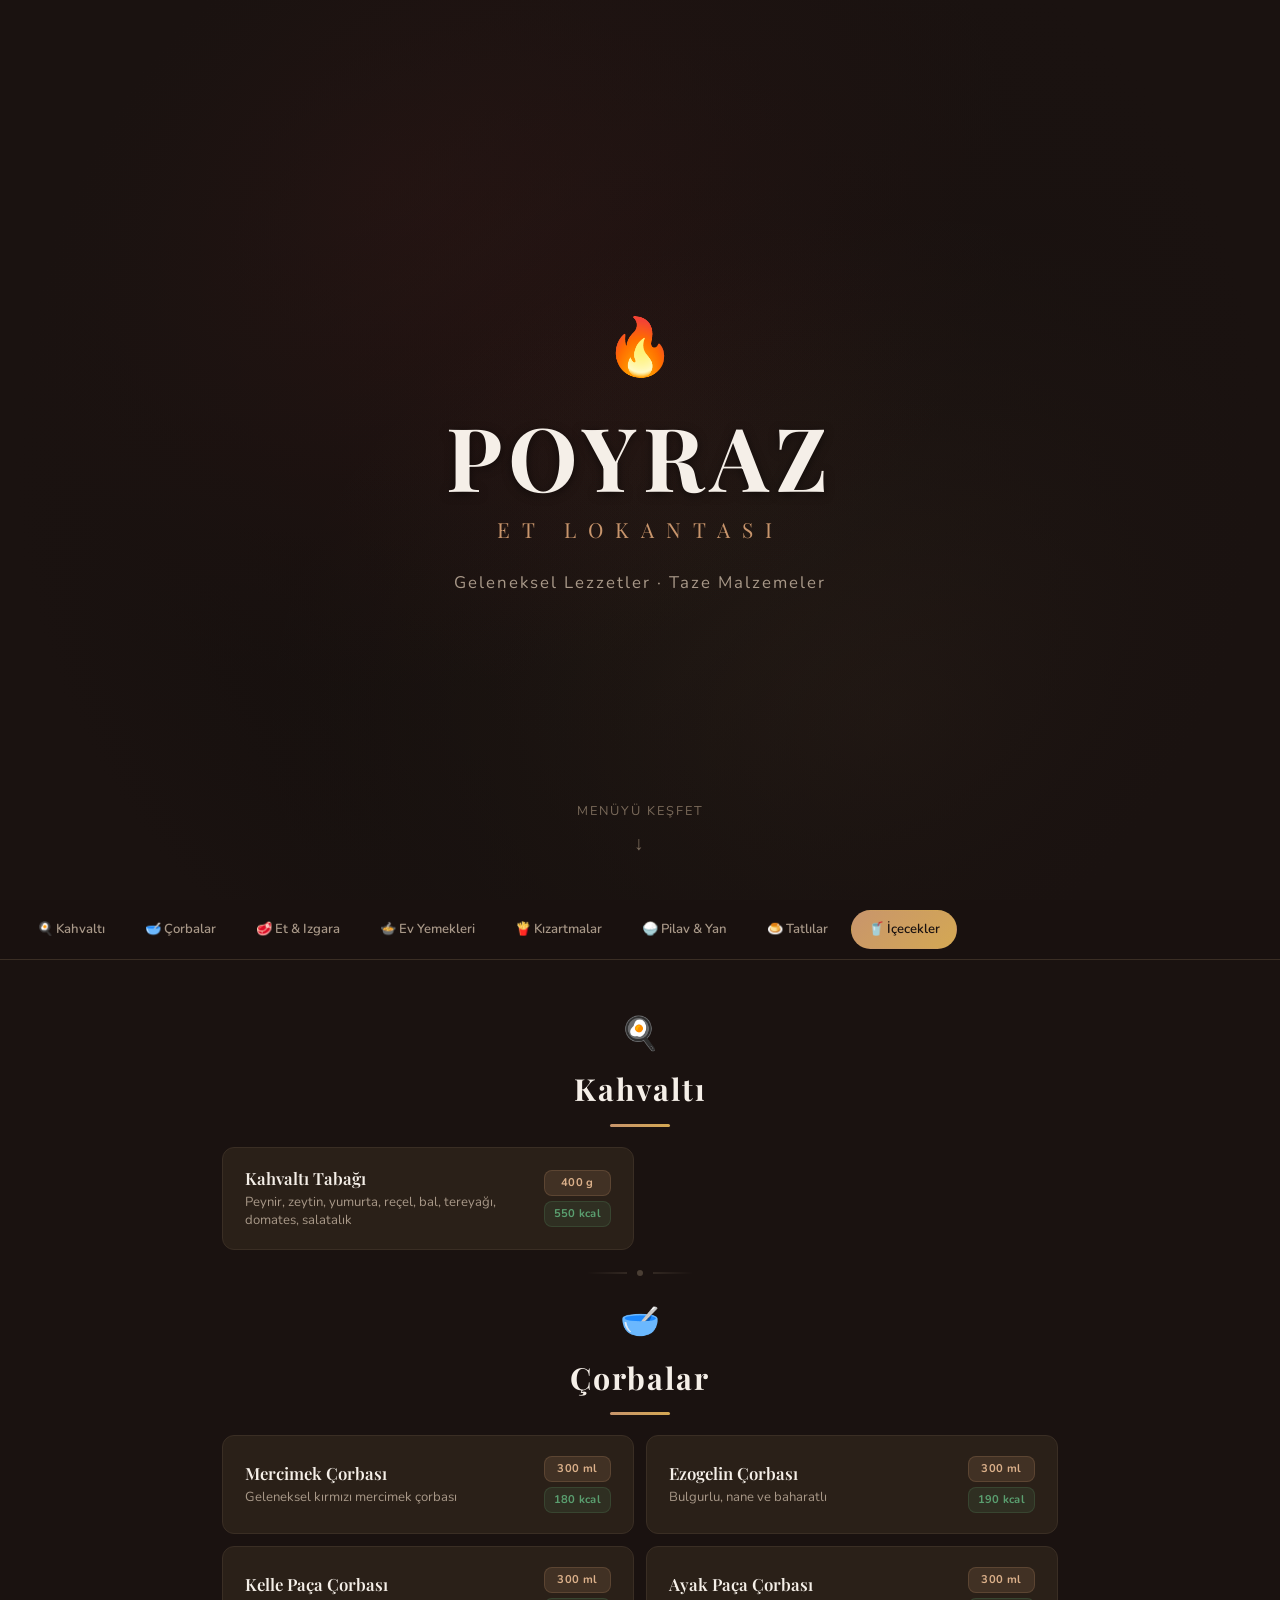
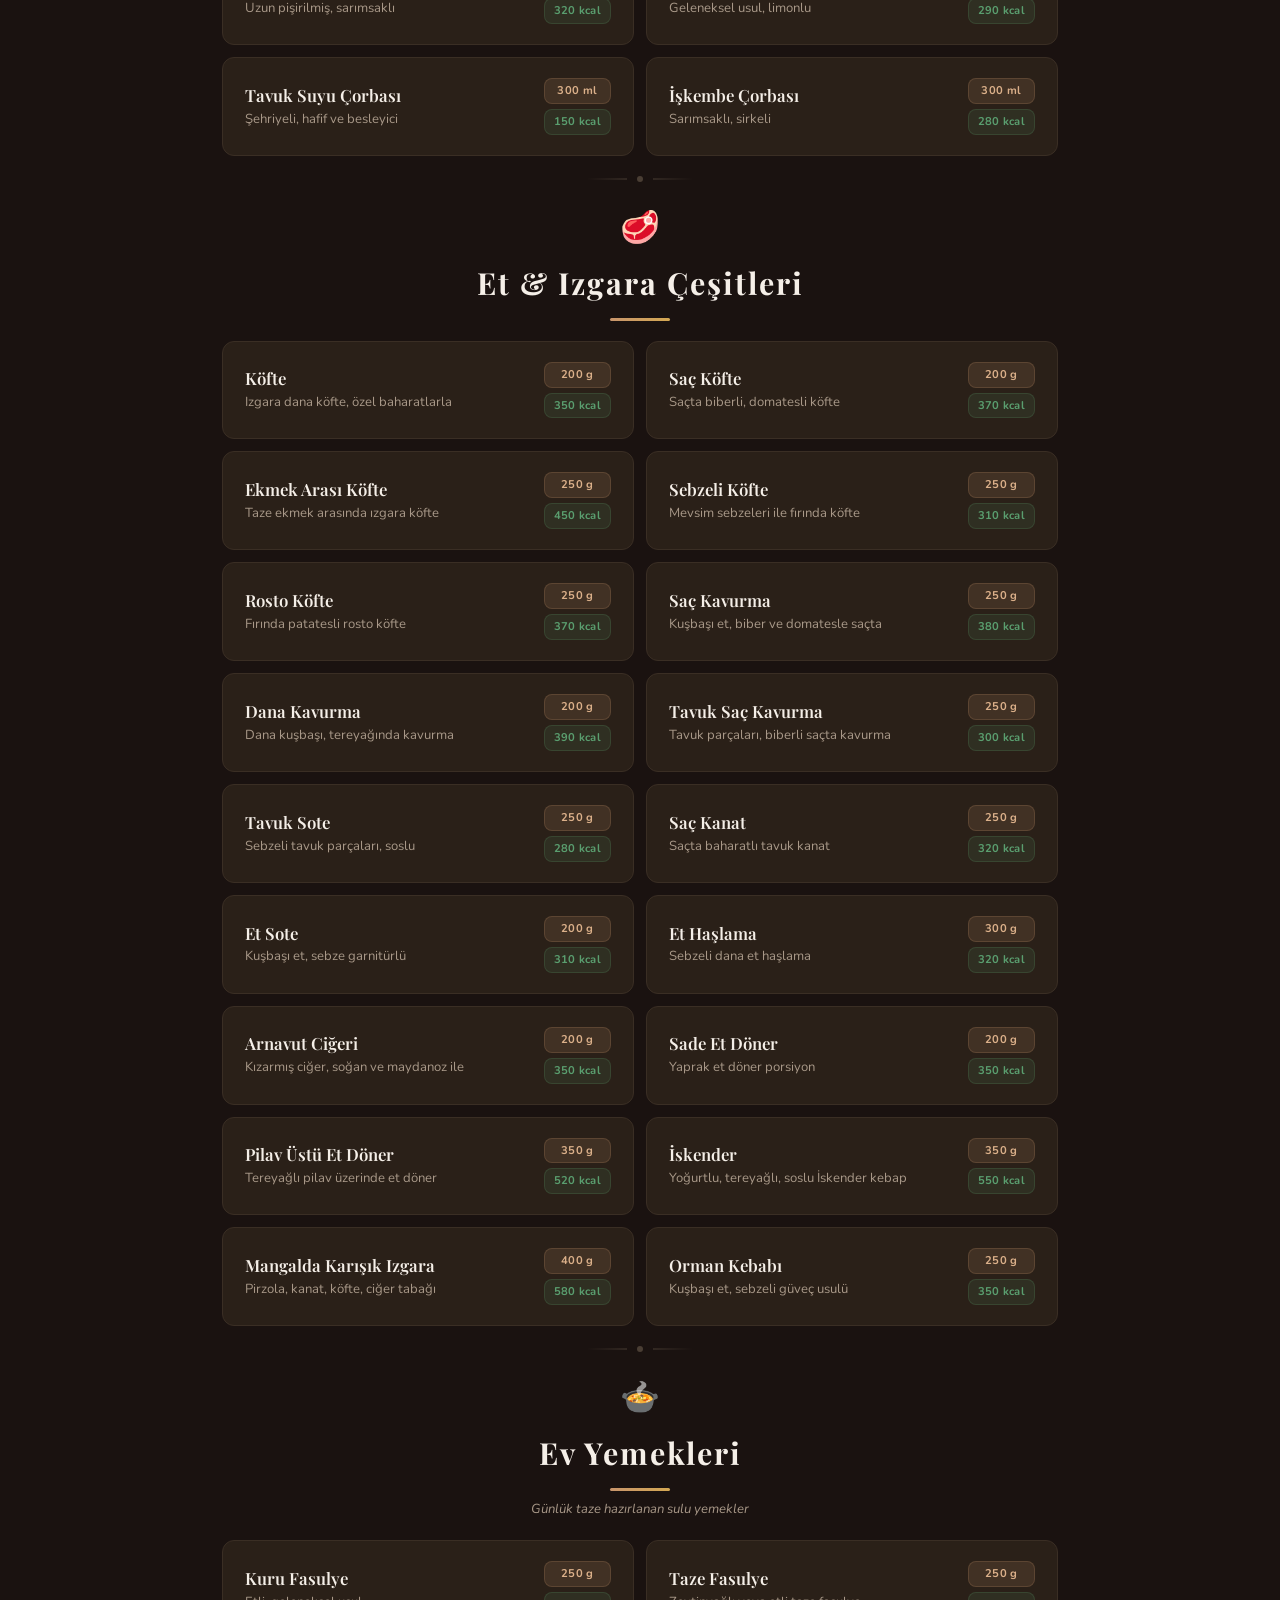
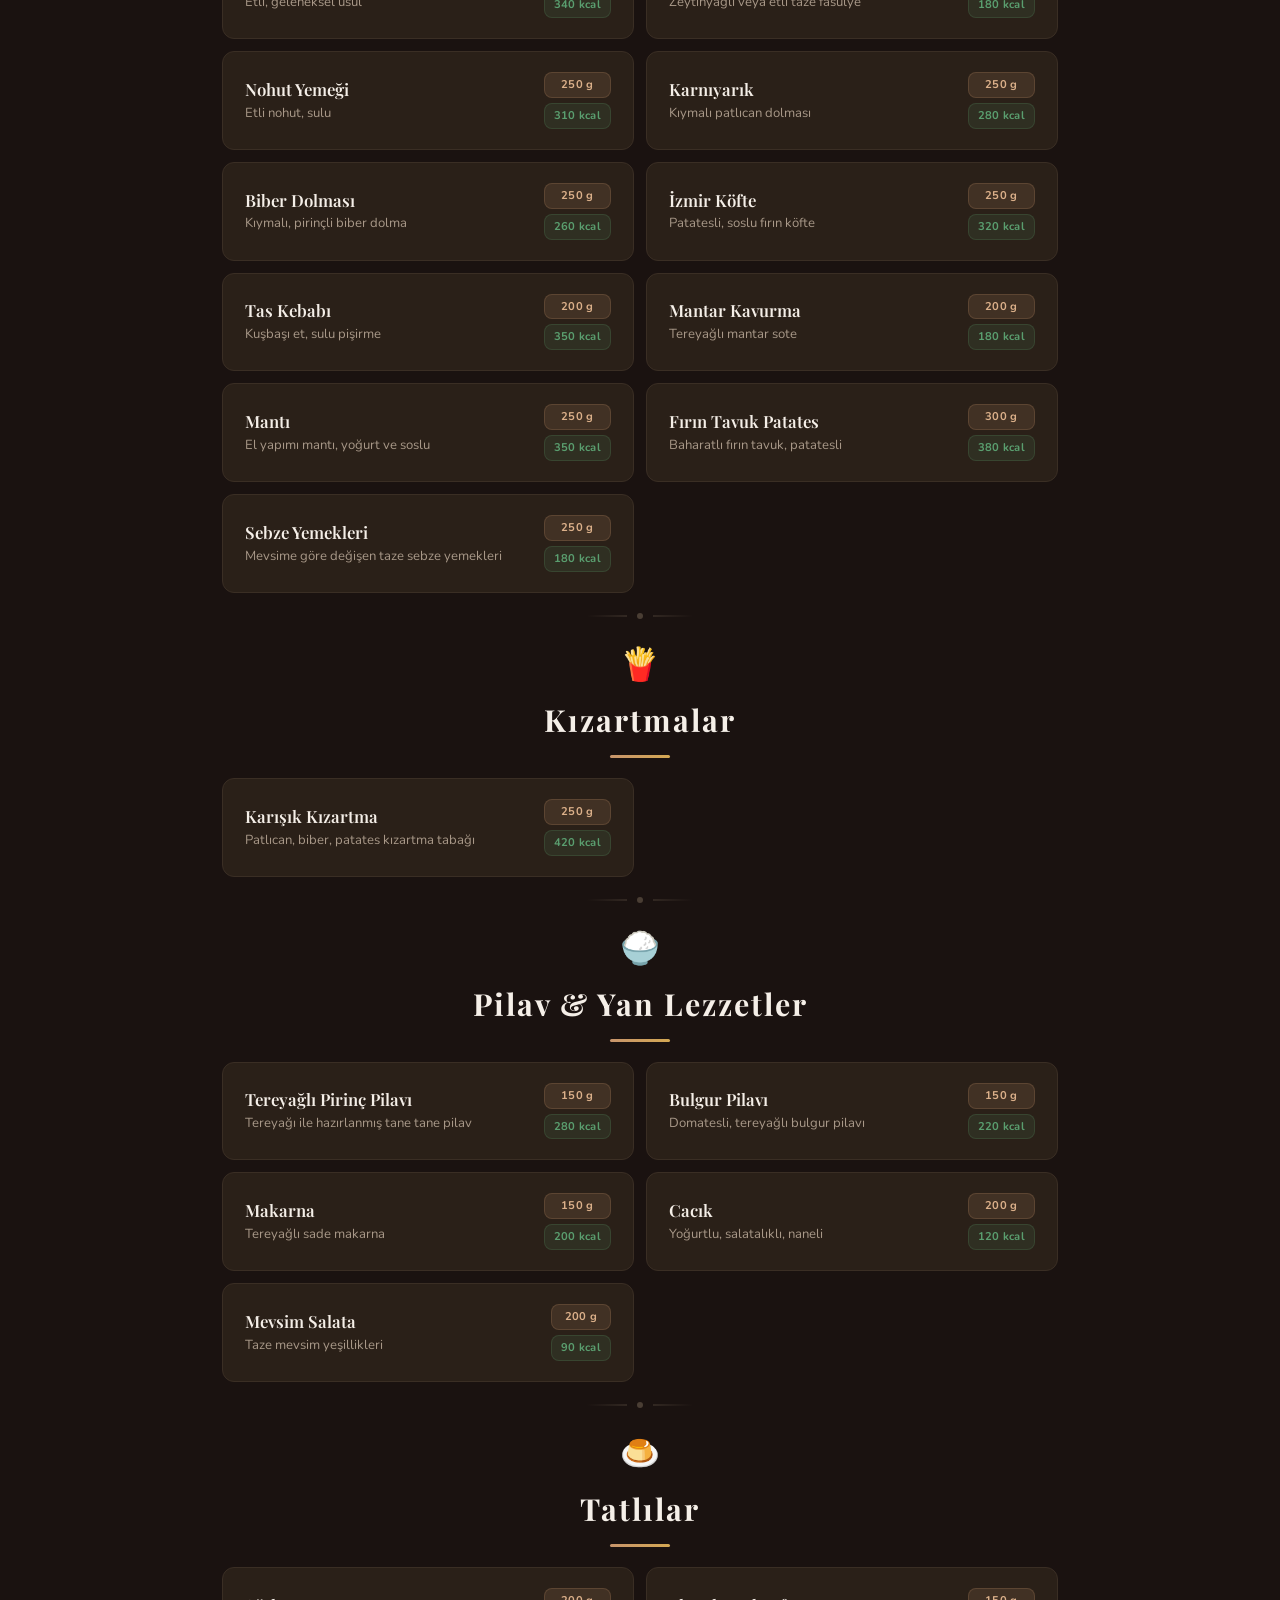
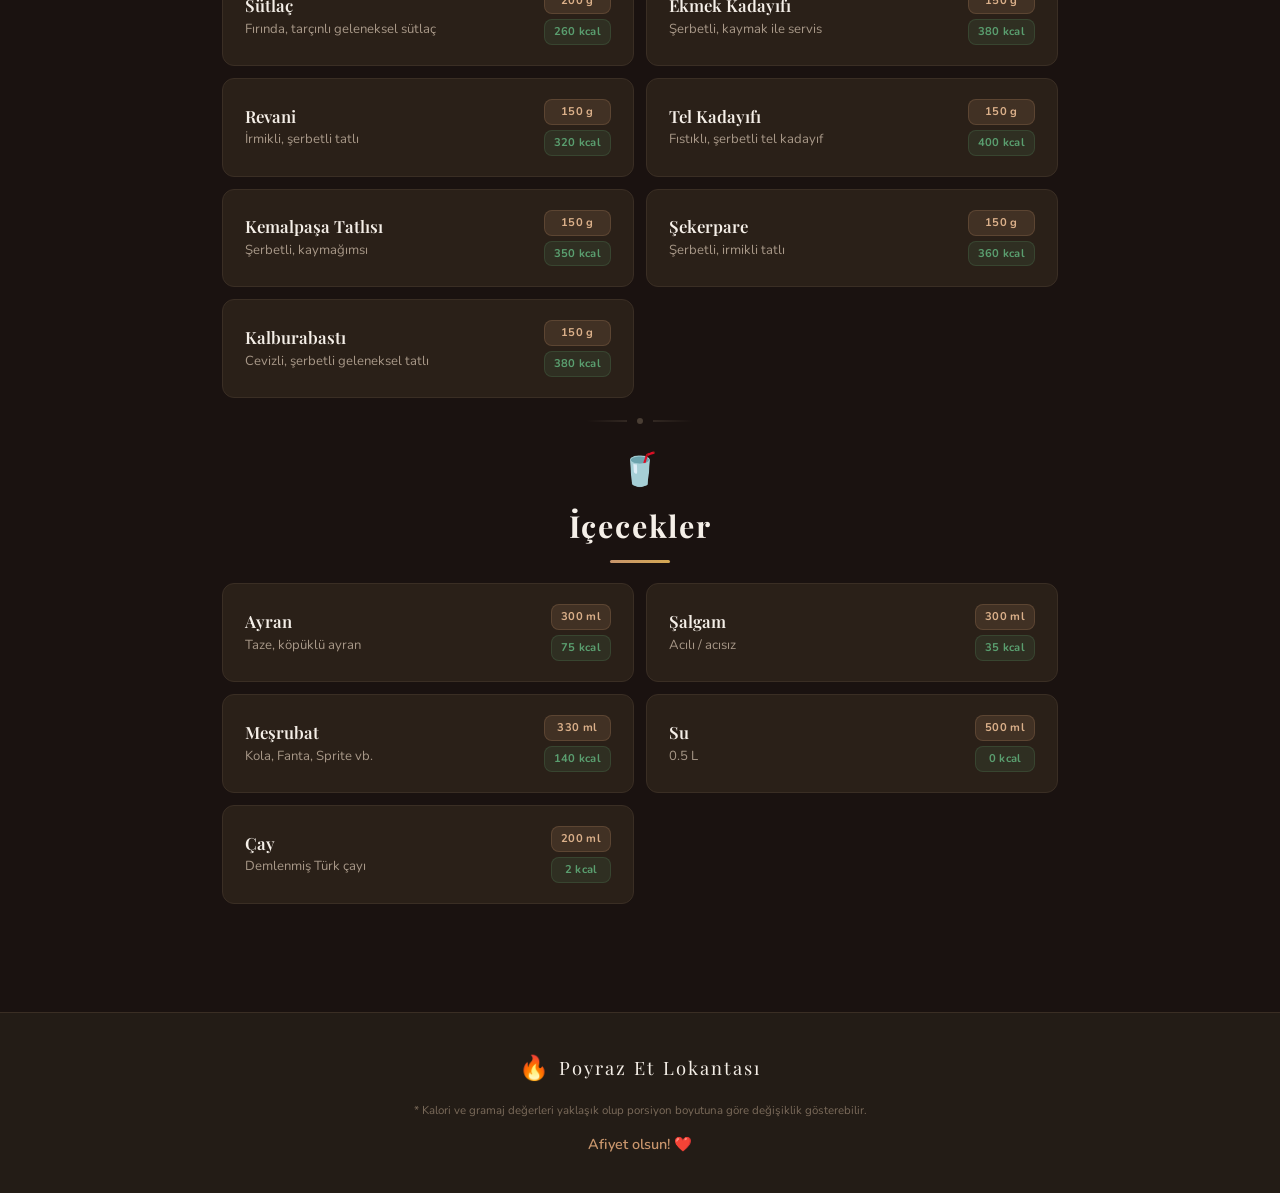
<file: index.html>
<!DOCTYPE html>
<html lang="tr">
<head>
    <meta charset="UTF-8">
    <meta name="viewport" content="width=device-width, initial-scale=1.0, maximum-scale=5.0">
    <title>Poyraz Et Lokantası - Menü</title>
    <meta name="description" content="Poyraz Et Lokantası dijital menüsü. Taze, lezzetli ev yemekleri ve ızgara çeşitleri.">
    <meta name="theme-color" content="#1a1210">
    <link rel="preconnect" href="https://fonts.googleapis.com">
    <link rel="preconnect" href="https://fonts.gstatic.com" crossorigin>
    <link href="https://fonts.googleapis.com/css2?family=Playfair+Display:wght@400;600;700&family=Nunito:wght@400;500;600;700&display=swap" rel="stylesheet">
    <link rel="stylesheet" href="style.css">
</head>
<body>

    <!-- Hero / Header -->
    <header class="hero">
        <div class="hero-overlay"></div>
        <div class="hero-content">
            <div class="logo-wrapper">
                <div class="logo-icon">🔥</div>
                <h1 class="logo-text">Poyraz</h1>
                <p class="logo-subtitle">ET LOKANTASI</p>
            </div>
            <p class="hero-tagline">Geleneksel Lezzetler · Taze Malzemeler</p>
        </div>
        <div class="scroll-hint">
            <span>Menüyü Keşfet</span>
            <div class="scroll-arrow">↓</div>
        </div>
    </header>

    <!-- Category Navigation -->
    <nav class="category-nav" id="categoryNav">
        <div class="nav-inner">
            <a href="#kahvalti" class="nav-link active">🍳 Kahvaltı</a>
            <a href="#corbalar" class="nav-link">🥣 Çorbalar</a>
            <a href="#et-izgara" class="nav-link">🥩 Et & Izgara</a>
            <a href="#ev-yemekleri" class="nav-link">🍲 Ev Yemekleri</a>
            <a href="#kizartmalar" class="nav-link">🍟 Kızartmalar</a>
            <a href="#pilav-yan" class="nav-link">🍚 Pilav & Yan</a>
            <a href="#tatlilar" class="nav-link">🍮 Tatlılar</a>
            <a href="#icecekler" class="nav-link">🥤 İçecekler</a>
        </div>
    </nav>

    <!-- Main Menu Content -->
    <main class="menu-container">

        <!-- ═══════════ Kahvaltı ═══════════ -->
        <section class="menu-section" id="kahvalti">
            <div class="section-header">
                <span class="section-icon">🍳</span>
                <h2>Kahvaltı</h2>
                <div class="section-line"></div>
            </div>
            <div class="menu-grid">
                <div class="menu-card">
                    <div class="card-content">
                        <h3 class="item-name">Kahvaltı Tabağı</h3>
                        <p class="item-desc">Peynir, zeytin, yumurta, reçel, bal, tereyağı, domates, salatalık</p>
                    </div>
                    <div class="card-info">
                        <span class="badge badge-gram">400 g</span>
                        <span class="badge badge-cal">550 kcal</span>
                    </div>
                </div>
            </div>
        </section>

        <div class="section-divider"><span class="divider-dot"></span></div>

        <!-- ═══════════ Çorbalar ═══════════ -->
        <section class="menu-section" id="corbalar">
            <div class="section-header">
                <span class="section-icon">🥣</span>
                <h2>Çorbalar</h2>
                <div class="section-line"></div>
            </div>
            <div class="menu-grid">
                <div class="menu-card">
                    <div class="card-content">
                        <h3 class="item-name">Mercimek Çorbası</h3>
                        <p class="item-desc">Geleneksel kırmızı mercimek çorbası</p>
                    </div>
                    <div class="card-info">
                        <span class="badge badge-gram">300 ml</span>
                        <span class="badge badge-cal">180 kcal</span>
                    </div>
                </div>
                <div class="menu-card">
                    <div class="card-content">
                        <h3 class="item-name">Ezogelin Çorbası</h3>
                        <p class="item-desc">Bulgurlu, nane ve baharatlı</p>
                    </div>
                    <div class="card-info">
                        <span class="badge badge-gram">300 ml</span>
                        <span class="badge badge-cal">190 kcal</span>
                    </div>
                </div>
                <div class="menu-card">
                    <div class="card-content">
                        <h3 class="item-name">Kelle Paça Çorbası</h3>
                        <p class="item-desc">Uzun pişirilmiş, sarımsaklı</p>
                    </div>
                    <div class="card-info">
                        <span class="badge badge-gram">300 ml</span>
                        <span class="badge badge-cal">320 kcal</span>
                    </div>
                </div>
                <div class="menu-card">
                    <div class="card-content">
                        <h3 class="item-name">Ayak Paça Çorbası</h3>
                        <p class="item-desc">Geleneksel usul, limonlu</p>
                    </div>
                    <div class="card-info">
                        <span class="badge badge-gram">300 ml</span>
                        <span class="badge badge-cal">290 kcal</span>
                    </div>
                </div>
                <div class="menu-card">
                    <div class="card-content">
                        <h3 class="item-name">Tavuk Suyu Çorbası</h3>
                        <p class="item-desc">Şehriyeli, hafif ve besleyici</p>
                    </div>
                    <div class="card-info">
                        <span class="badge badge-gram">300 ml</span>
                        <span class="badge badge-cal">150 kcal</span>
                    </div>
                </div>
                <div class="menu-card">
                    <div class="card-content">
                        <h3 class="item-name">İşkembe Çorbası</h3>
                        <p class="item-desc">Sarımsaklı, sirkeli</p>
                    </div>
                    <div class="card-info">
                        <span class="badge badge-gram">300 ml</span>
                        <span class="badge badge-cal">280 kcal</span>
                    </div>
                </div>
            </div>
        </section>

        <div class="section-divider"><span class="divider-dot"></span></div>

        <!-- ═══════════ Et & Izgara ═══════════ -->
        <section class="menu-section" id="et-izgara">
            <div class="section-header">
                <span class="section-icon">🥩</span>
                <h2>Et & Izgara Çeşitleri</h2>
                <div class="section-line"></div>
            </div>
            <div class="menu-grid">
                <div class="menu-card">
                    <div class="card-content">
                        <h3 class="item-name">Köfte</h3>
                        <p class="item-desc">Izgara dana köfte, özel baharatlarla</p>
                    </div>
                    <div class="card-info">
                        <span class="badge badge-gram">200 g</span>
                        <span class="badge badge-cal">350 kcal</span>
                    </div>
                </div>
                <div class="menu-card">
                    <div class="card-content">
                        <h3 class="item-name">Saç Köfte</h3>
                        <p class="item-desc">Saçta biberli, domatesli köfte</p>
                    </div>
                    <div class="card-info">
                        <span class="badge badge-gram">200 g</span>
                        <span class="badge badge-cal">370 kcal</span>
                    </div>
                </div>
                <div class="menu-card">
                    <div class="card-content">
                        <h3 class="item-name">Ekmek Arası Köfte</h3>
                        <p class="item-desc">Taze ekmek arasında ızgara köfte</p>
                    </div>
                    <div class="card-info">
                        <span class="badge badge-gram">250 g</span>
                        <span class="badge badge-cal">450 kcal</span>
                    </div>
                </div>
                <div class="menu-card">
                    <div class="card-content">
                        <h3 class="item-name">Sebzeli Köfte</h3>
                        <p class="item-desc">Mevsim sebzeleri ile fırında köfte</p>
                    </div>
                    <div class="card-info">
                        <span class="badge badge-gram">250 g</span>
                        <span class="badge badge-cal">310 kcal</span>
                    </div>
                </div>
                <div class="menu-card">
                    <div class="card-content">
                        <h3 class="item-name">Rosto Köfte</h3>
                        <p class="item-desc">Fırında patatesli rosto köfte</p>
                    </div>
                    <div class="card-info">
                        <span class="badge badge-gram">250 g</span>
                        <span class="badge badge-cal">370 kcal</span>
                    </div>
                </div>
                <div class="menu-card">
                    <div class="card-content">
                        <h3 class="item-name">Saç Kavurma</h3>
                        <p class="item-desc">Kuşbaşı et, biber ve domatesle saçta</p>
                    </div>
                    <div class="card-info">
                        <span class="badge badge-gram">250 g</span>
                        <span class="badge badge-cal">380 kcal</span>
                    </div>
                </div>
                <div class="menu-card">
                    <div class="card-content">
                        <h3 class="item-name">Dana Kavurma</h3>
                        <p class="item-desc">Dana kuşbaşı, tereyağında kavurma</p>
                    </div>
                    <div class="card-info">
                        <span class="badge badge-gram">200 g</span>
                        <span class="badge badge-cal">390 kcal</span>
                    </div>
                </div>
                <div class="menu-card">
                    <div class="card-content">
                        <h3 class="item-name">Tavuk Saç Kavurma</h3>
                        <p class="item-desc">Tavuk parçaları, biberli saçta kavurma</p>
                    </div>
                    <div class="card-info">
                        <span class="badge badge-gram">250 g</span>
                        <span class="badge badge-cal">300 kcal</span>
                    </div>
                </div>
                <div class="menu-card">
                    <div class="card-content">
                        <h3 class="item-name">Tavuk Sote</h3>
                        <p class="item-desc">Sebzeli tavuk parçaları, soslu</p>
                    </div>
                    <div class="card-info">
                        <span class="badge badge-gram">250 g</span>
                        <span class="badge badge-cal">280 kcal</span>
                    </div>
                </div>
                <div class="menu-card">
                    <div class="card-content">
                        <h3 class="item-name">Saç Kanat</h3>
                        <p class="item-desc">Saçta baharatlı tavuk kanat</p>
                    </div>
                    <div class="card-info">
                        <span class="badge badge-gram">250 g</span>
                        <span class="badge badge-cal">320 kcal</span>
                    </div>
                </div>
                <div class="menu-card">
                    <div class="card-content">
                        <h3 class="item-name">Et Sote</h3>
                        <p class="item-desc">Kuşbaşı et, sebze garnitürlü</p>
                    </div>
                    <div class="card-info">
                        <span class="badge badge-gram">200 g</span>
                        <span class="badge badge-cal">310 kcal</span>
                    </div>
                </div>
                <div class="menu-card">
                    <div class="card-content">
                        <h3 class="item-name">Et Haşlama</h3>
                        <p class="item-desc">Sebzeli dana et haşlama</p>
                    </div>
                    <div class="card-info">
                        <span class="badge badge-gram">300 g</span>
                        <span class="badge badge-cal">320 kcal</span>
                    </div>
                </div>
                <div class="menu-card">
                    <div class="card-content">
                        <h3 class="item-name">Arnavut Ciğeri</h3>
                        <p class="item-desc">Kızarmış ciğer, soğan ve maydanoz ile</p>
                    </div>
                    <div class="card-info">
                        <span class="badge badge-gram">200 g</span>
                        <span class="badge badge-cal">350 kcal</span>
                    </div>
                </div>
                <div class="menu-card">
                    <div class="card-content">
                        <h3 class="item-name">Sade Et Döner</h3>
                        <p class="item-desc">Yaprak et döner porsiyon</p>
                    </div>
                    <div class="card-info">
                        <span class="badge badge-gram">200 g</span>
                        <span class="badge badge-cal">350 kcal</span>
                    </div>
                </div>
                <div class="menu-card">
                    <div class="card-content">
                        <h3 class="item-name">Pilav Üstü Et Döner</h3>
                        <p class="item-desc">Tereyağlı pilav üzerinde et döner</p>
                    </div>
                    <div class="card-info">
                        <span class="badge badge-gram">350 g</span>
                        <span class="badge badge-cal">520 kcal</span>
                    </div>
                </div>
                <div class="menu-card">
                    <div class="card-content">
                        <h3 class="item-name">İskender</h3>
                        <p class="item-desc">Yoğurtlu, tereyağlı, soslu İskender kebap</p>
                    </div>
                    <div class="card-info">
                        <span class="badge badge-gram">350 g</span>
                        <span class="badge badge-cal">550 kcal</span>
                    </div>
                </div>
                <div class="menu-card">
                    <div class="card-content">
                        <h3 class="item-name">Mangalda Karışık Izgara</h3>
                        <p class="item-desc">Pirzola, kanat, köfte, ciğer tabağı</p>
                    </div>
                    <div class="card-info">
                        <span class="badge badge-gram">400 g</span>
                        <span class="badge badge-cal">580 kcal</span>
                    </div>
                </div>
                <div class="menu-card">
                    <div class="card-content">
                        <h3 class="item-name">Orman Kebabı</h3>
                        <p class="item-desc">Kuşbaşı et, sebzeli güveç usulü</p>
                    </div>
                    <div class="card-info">
                        <span class="badge badge-gram">250 g</span>
                        <span class="badge badge-cal">350 kcal</span>
                    </div>
                </div>
            </div>
        </section>

        <div class="section-divider"><span class="divider-dot"></span></div>

        <!-- ═══════════ Ev Yemekleri ═══════════ -->
        <section class="menu-section" id="ev-yemekleri">
            <div class="section-header">
                <span class="section-icon">🍲</span>
                <h2>Ev Yemekleri</h2>
                <div class="section-line"></div>
                <p class="section-note">Günlük taze hazırlanan sulu yemekler</p>
            </div>
            <div class="menu-grid">
                <div class="menu-card">
                    <div class="card-content">
                        <h3 class="item-name">Kuru Fasulye</h3>
                        <p class="item-desc">Etli, geleneksel usul</p>
                    </div>
                    <div class="card-info">
                        <span class="badge badge-gram">250 g</span>
                        <span class="badge badge-cal">340 kcal</span>
                    </div>
                </div>
                <div class="menu-card">
                    <div class="card-content">
                        <h3 class="item-name">Taze Fasulye</h3>
                        <p class="item-desc">Zeytinyağlı veya etli taze fasulye</p>
                    </div>
                    <div class="card-info">
                        <span class="badge badge-gram">250 g</span>
                        <span class="badge badge-cal">180 kcal</span>
                    </div>
                </div>
                <div class="menu-card">
                    <div class="card-content">
                        <h3 class="item-name">Nohut Yemeği</h3>
                        <p class="item-desc">Etli nohut, sulu</p>
                    </div>
                    <div class="card-info">
                        <span class="badge badge-gram">250 g</span>
                        <span class="badge badge-cal">310 kcal</span>
                    </div>
                </div>
                <div class="menu-card">
                    <div class="card-content">
                        <h3 class="item-name">Karnıyarık</h3>
                        <p class="item-desc">Kıymalı patlıcan dolması</p>
                    </div>
                    <div class="card-info">
                        <span class="badge badge-gram">250 g</span>
                        <span class="badge badge-cal">280 kcal</span>
                    </div>
                </div>
                <div class="menu-card">
                    <div class="card-content">
                        <h3 class="item-name">Biber Dolması</h3>
                        <p class="item-desc">Kıymalı, pirinçli biber dolma</p>
                    </div>
                    <div class="card-info">
                        <span class="badge badge-gram">250 g</span>
                        <span class="badge badge-cal">260 kcal</span>
                    </div>
                </div>
                <div class="menu-card">
                    <div class="card-content">
                        <h3 class="item-name">İzmir Köfte</h3>
                        <p class="item-desc">Patatesli, soslu fırın köfte</p>
                    </div>
                    <div class="card-info">
                        <span class="badge badge-gram">250 g</span>
                        <span class="badge badge-cal">320 kcal</span>
                    </div>
                </div>
                <div class="menu-card">
                    <div class="card-content">
                        <h3 class="item-name">Tas Kebabı</h3>
                        <p class="item-desc">Kuşbaşı et, sulu pişirme</p>
                    </div>
                    <div class="card-info">
                        <span class="badge badge-gram">200 g</span>
                        <span class="badge badge-cal">350 kcal</span>
                    </div>
                </div>
                <div class="menu-card">
                    <div class="card-content">
                        <h3 class="item-name">Mantar Kavurma</h3>
                        <p class="item-desc">Tereyağlı mantar sote</p>
                    </div>
                    <div class="card-info">
                        <span class="badge badge-gram">200 g</span>
                        <span class="badge badge-cal">180 kcal</span>
                    </div>
                </div>
                <div class="menu-card">
                    <div class="card-content">
                        <h3 class="item-name">Mantı</h3>
                        <p class="item-desc">El yapımı mantı, yoğurt ve soslu</p>
                    </div>
                    <div class="card-info">
                        <span class="badge badge-gram">250 g</span>
                        <span class="badge badge-cal">350 kcal</span>
                    </div>
                </div>
                <div class="menu-card">
                    <div class="card-content">
                        <h3 class="item-name">Fırın Tavuk Patates</h3>
                        <p class="item-desc">Baharatlı fırın tavuk, patatesli</p>
                    </div>
                    <div class="card-info">
                        <span class="badge badge-gram">300 g</span>
                        <span class="badge badge-cal">380 kcal</span>
                    </div>
                </div>
                <div class="menu-card">
                    <div class="card-content">
                        <h3 class="item-name">Sebze Yemekleri</h3>
                        <p class="item-desc">Mevsime göre değişen taze sebze yemekleri</p>
                    </div>
                    <div class="card-info">
                        <span class="badge badge-gram">250 g</span>
                        <span class="badge badge-cal">180 kcal</span>
                    </div>
                </div>
            </div>
        </section>



        <div class="section-divider"><span class="divider-dot"></span></div>

        <!-- ═══════════ Kızartmalar ═══════════ -->
        <section class="menu-section reveal-section" id="kizartmalar">
            <div class="section-header">
                <span class="section-icon">🍟</span>
                <h2>Kızartmalar</h2>
                <div class="section-line"></div>
            </div>
            <div class="menu-grid">
                <div class="menu-card">
                    <div class="card-content">
                        <h3 class="item-name">Karışık Kızartma</h3>
                        <p class="item-desc">Patlıcan, biber, patates kızartma tabağı</p>
                    </div>
                    <div class="card-info">
                        <span class="badge badge-gram">250 g</span>
                        <span class="badge badge-cal">420 kcal</span>
                    </div>
                </div>
            </div>
        </section>

        <div class="section-divider"><span class="divider-dot"></span></div>

        <!-- ═══════════ Pilav & Yan ═══════════ -->
        <section class="menu-section reveal-section" id="pilav-yan">
            <div class="section-header">
                <span class="section-icon">🍚</span>
                <h2>Pilav & Yan Lezzetler</h2>
                <div class="section-line"></div>
            </div>
            <div class="menu-grid">
                <div class="menu-card">
                    <div class="card-content">
                        <h3 class="item-name">Tereyağlı Pirinç Pilavı</h3>
                        <p class="item-desc">Tereyağı ile hazırlanmış tane tane pilav</p>
                    </div>
                    <div class="card-info">
                        <span class="badge badge-gram">150 g</span>
                        <span class="badge badge-cal">280 kcal</span>
                    </div>
                </div>
                <div class="menu-card">
                    <div class="card-content">
                        <h3 class="item-name">Bulgur Pilavı</h3>
                        <p class="item-desc">Domatesli, tereyağlı bulgur pilavı</p>
                    </div>
                    <div class="card-info">
                        <span class="badge badge-gram">150 g</span>
                        <span class="badge badge-cal">220 kcal</span>
                    </div>
                </div>
                <div class="menu-card">
                    <div class="card-content">
                        <h3 class="item-name">Makarna</h3>
                        <p class="item-desc">Tereyağlı sade makarna</p>
                    </div>
                    <div class="card-info">
                        <span class="badge badge-gram">150 g</span>
                        <span class="badge badge-cal">200 kcal</span>
                    </div>
                </div>
                <div class="menu-card">
                    <div class="card-content">
                        <h3 class="item-name">Cacık</h3>
                        <p class="item-desc">Yoğurtlu, salatalıklı, naneli</p>
                    </div>
                    <div class="card-info">
                        <span class="badge badge-gram">200 g</span>
                        <span class="badge badge-cal">120 kcal</span>
                    </div>
                </div>
                <div class="menu-card">
                    <div class="card-content">
                        <h3 class="item-name">Mevsim Salata</h3>
                        <p class="item-desc">Taze mevsim yeşillikleri</p>
                    </div>
                    <div class="card-info">
                        <span class="badge badge-gram">200 g</span>
                        <span class="badge badge-cal">90 kcal</span>
                    </div>
                </div>
            </div>
        </section>

        <div class="section-divider"><span class="divider-dot"></span></div>

        <!-- ═══════════ Tatlılar ═══════════ -->
        <section class="menu-section reveal-section" id="tatlilar">
            <div class="section-header">
                <span class="section-icon">🍮</span>
                <h2>Tatlılar</h2>
                <div class="section-line"></div>
            </div>
            <div class="menu-grid">
                <div class="menu-card">
                    <div class="card-content">
                        <h3 class="item-name">Sütlaç</h3>
                        <p class="item-desc">Fırında, tarçınlı geleneksel sütlaç</p>
                    </div>
                    <div class="card-info">
                        <span class="badge badge-gram">200 g</span>
                        <span class="badge badge-cal">260 kcal</span>
                    </div>
                </div>
                <div class="menu-card">
                    <div class="card-content">
                        <h3 class="item-name">Ekmek Kadayıfı</h3>
                        <p class="item-desc">Şerbetli, kaymak ile servis</p>
                    </div>
                    <div class="card-info">
                        <span class="badge badge-gram">150 g</span>
                        <span class="badge badge-cal">380 kcal</span>
                    </div>
                </div>
                <div class="menu-card">
                    <div class="card-content">
                        <h3 class="item-name">Revani</h3>
                        <p class="item-desc">İrmikli, şerbetli tatlı</p>
                    </div>
                    <div class="card-info">
                        <span class="badge badge-gram">150 g</span>
                        <span class="badge badge-cal">320 kcal</span>
                    </div>
                </div>
                <div class="menu-card">
                    <div class="card-content">
                        <h3 class="item-name">Tel Kadayıfı</h3>
                        <p class="item-desc">Fıstıklı, şerbetli tel kadayıf</p>
                    </div>
                    <div class="card-info">
                        <span class="badge badge-gram">150 g</span>
                        <span class="badge badge-cal">400 kcal</span>
                    </div>
                </div>
                <div class="menu-card">
                    <div class="card-content">
                        <h3 class="item-name">Kemalpaşa Tatlısı</h3>
                        <p class="item-desc">Şerbetli, kaymağımsı</p>
                    </div>
                    <div class="card-info">
                        <span class="badge badge-gram">150 g</span>
                        <span class="badge badge-cal">350 kcal</span>
                    </div>
                </div>
                <div class="menu-card">
                    <div class="card-content">
                        <h3 class="item-name">Şekerpare</h3>
                        <p class="item-desc">Şerbetli, irmikli tatlı</p>
                    </div>
                    <div class="card-info">
                        <span class="badge badge-gram">150 g</span>
                        <span class="badge badge-cal">360 kcal</span>
                    </div>
                </div>
                <div class="menu-card">
                    <div class="card-content">
                        <h3 class="item-name">Kalburabastı</h3>
                        <p class="item-desc">Cevizli, şerbetli geleneksel tatlı</p>
                    </div>
                    <div class="card-info">
                        <span class="badge badge-gram">150 g</span>
                        <span class="badge badge-cal">380 kcal</span>
                    </div>
                </div>
            </div>
        </section>

        <div class="section-divider"><span class="divider-dot"></span></div>

        <!-- ═══════════ İçecekler ═══════════ -->
        <section class="menu-section reveal-section" id="icecekler">
            <div class="section-header">
                <span class="section-icon">🥤</span>
                <h2>İçecekler</h2>
                <div class="section-line"></div>
            </div>
            <div class="menu-grid">
                <div class="menu-card">
                    <div class="card-content">
                        <h3 class="item-name">Ayran</h3>
                        <p class="item-desc">Taze, köpüklü ayran</p>
                    </div>
                    <div class="card-info">
                        <span class="badge badge-gram">300 ml</span>
                        <span class="badge badge-cal">75 kcal</span>
                    </div>
                </div>
                <div class="menu-card">
                    <div class="card-content">
                        <h3 class="item-name">Şalgam</h3>
                        <p class="item-desc">Acılı / acısız</p>
                    </div>
                    <div class="card-info">
                        <span class="badge badge-gram">300 ml</span>
                        <span class="badge badge-cal">35 kcal</span>
                    </div>
                </div>
                <div class="menu-card">
                    <div class="card-content">
                        <h3 class="item-name">Meşrubat</h3>
                        <p class="item-desc">Kola, Fanta, Sprite vb.</p>
                    </div>
                    <div class="card-info">
                        <span class="badge badge-gram">330 ml</span>
                        <span class="badge badge-cal">140 kcal</span>
                    </div>
                </div>
                <div class="menu-card">
                    <div class="card-content">
                        <h3 class="item-name">Su</h3>
                        <p class="item-desc">0.5 L</p>
                    </div>
                    <div class="card-info">
                        <span class="badge badge-gram">500 ml</span>
                        <span class="badge badge-cal">0 kcal</span>
                    </div>
                </div>
                <div class="menu-card">
                    <div class="card-content">
                        <h3 class="item-name">Çay</h3>
                        <p class="item-desc">Demlenmiş Türk çayı</p>
                    </div>
                    <div class="card-info">
                        <span class="badge badge-gram">200 ml</span>
                        <span class="badge badge-cal">2 kcal</span>
                    </div>
                </div>
            </div>
        </section>



    </main>

    <!-- Footer -->
    <footer class="footer">
        <div class="footer-content">
            <div class="footer-logo">
                <span class="footer-icon">🔥</span>
                <span class="footer-name">Poyraz Et Lokantası</span>
            </div>
            <p class="footer-note">
                * Kalori ve gramaj değerleri yaklaşık olup porsiyon boyutuna göre değişiklik gösterebilir.
            </p>
            <p class="footer-love">Afiyet olsun! ❤️</p>
        </div>
    </footer>

    <script src="script.js"></script>
</body>
</html>
</file>
<file: style.css>
/* ==========================================
   Poyraz Et Lokantası - Digital Menu Styles
   Warm Rustic Theme — v3 (Performance-first)
   ========================================== */

/* === CSS Variables === */
:root {
    --color-bg: #1a1210;
    --color-bg-card: #2a2018;
    --color-bg-card-hover: #352a1e;
    --color-surface: #231c16;
    --color-primary: #c8956c;
    --color-primary-light: #dbb08a;
    --color-primary-dark: #a07050;
    --color-accent: #8b2e2e;
    --color-gold: #d4a853;
    --color-gold-light: #e8c67a;
    --color-text: #f0e6dc;
    --color-text-muted: #a89888;
    --color-text-subtle: #7a6a5a;
    --color-border: #3a2e24;
    --color-border-light: #4a3e34;
    --color-success: #5a9e6f;
    --color-cream: #f5efe8;

    --font-display: 'Playfair Display', Georgia, serif;
    --font-body: 'Nunito', 'Segoe UI', sans-serif;

    --radius-sm: 8px;
    --radius-md: 12px;
    --radius-xl: 28px;

    --shadow-card: 0 4px 20px rgba(0,0,0,0.3);
    --shadow-glow: 0 0 30px rgba(200,149,108,0.15);
    --nav-height: 52px;
}

/* === Reset === */
*, *::before, *::after {
    margin: 0;
    padding: 0;
    box-sizing: border-box;
}

html {
    scroll-padding-top: calc(var(--nav-height) + 12px);
}

body {
    font-family: var(--font-body);
    background-color: var(--color-bg);
    color: var(--color-text);
    line-height: 1.6;
    -webkit-font-smoothing: antialiased;
    overflow-x: hidden;
}

/* ============================================
   HERO
   ============================================ */
.hero {
    position: relative;
    min-height: 100vh;
    min-height: 100dvh;
    display: flex;
    flex-direction: column;
    align-items: center;
    justify-content: center;
    background:
        radial-gradient(ellipse at 30% 20%, rgba(139,46,46,0.2) 0%, transparent 50%),
        radial-gradient(ellipse at 70% 80%, rgba(200,149,108,0.12) 0%, transparent 50%),
        linear-gradient(180deg, #1a1210 0%, #0f0c0a 100%);
}

.hero-overlay {
    position: absolute;
    inset: 0;
    background: radial-gradient(circle at center, transparent 0%, var(--color-bg) 80%);
}

.hero-content {
    position: relative;
    z-index: 2;
    text-align: center;
    padding: 20px;
}

.logo-wrapper { margin-bottom: 24px; }

.logo-icon {
    font-size: 3.5rem;
    margin-bottom: 16px;
    animation: flicker 3s ease-in-out infinite;
}

@keyframes flicker {
    0%, 100% { opacity: 1; transform: scale(1); }
    50% { opacity: 0.85; transform: scale(1.05); }
}

.logo-text {
    font-family: var(--font-display);
    font-size: clamp(3rem, 8vw, 5.5rem);
    font-weight: 700;
    color: var(--color-cream);
    letter-spacing: 6px;
    text-transform: uppercase;
    text-shadow: 0 2px 10px rgba(0,0,0,0.5);
    line-height: 1.1;
}

.logo-subtitle {
    font-family: var(--font-display);
    font-size: clamp(0.9rem, 2.5vw, 1.3rem);
    color: var(--color-primary);
    letter-spacing: 12px;
    text-transform: uppercase;
    margin-top: 8px;
}

.hero-tagline {
    font-size: clamp(0.85rem, 2vw, 1.05rem);
    color: var(--color-text-muted);
    letter-spacing: 2px;
    margin-top: 20px;
}

.scroll-hint {
    position: absolute;
    bottom: 40px;
    left: 50%;
    transform: translateX(-50%);
    z-index: 2;
    display: flex;
    flex-direction: column;
    align-items: center;
    gap: 8px;
    color: var(--color-text-subtle);
    font-size: 0.8rem;
    letter-spacing: 2px;
    text-transform: uppercase;
}

.scroll-arrow {
    font-size: 1.2rem;
    animation: bounce 2s ease-in-out infinite;
}

@keyframes bounce {
    0%, 100% { transform: translateY(0); }
    50% { transform: translateY(8px); }
}

/* ============================================
   NAVIGATION (lightweight - no backdrop-filter)
   ============================================ */
.category-nav {
    position: sticky;
    top: 0;
    z-index: 100;
    background: rgba(26,18,16,0.97);
    border-bottom: 1px solid var(--color-border);
}

.nav-inner {
    display: flex;
    gap: 4px;
    padding: 8px 12px;
    overflow-x: auto;
    -ms-overflow-style: none;
    scrollbar-width: none;
}

.nav-inner::-webkit-scrollbar { display: none; }

.nav-link {
    flex-shrink: 0;
    padding: 7px 14px;
    border-radius: var(--radius-xl);
    font-size: 0.78rem;
    font-weight: 600;
    color: var(--color-text-muted);
    text-decoration: none;
    white-space: nowrap;
    transition: color 0.2s, background 0.2s;
    border: 1px solid transparent;
}

.nav-link:hover {
    color: var(--color-primary-light);
    background: rgba(200,149,108,0.1);
}

.nav-link.active {
    color: var(--color-bg);
    background: linear-gradient(135deg, var(--color-primary), var(--color-gold));
    border-color: transparent;
}

/* ============================================
   MENU CONTAINER
   ============================================ */
.menu-container {
    max-width: 900px;
    margin: 0 auto;
    padding: 20px 16px 60px;
}

/* ============================================
   SECTION DIVIDERS
   ============================================ */
.section-divider {
    display: flex;
    align-items: center;
    justify-content: center;
    padding: 12px 0;
}

.divider-dot {
    display: block;
    width: 6px;
    height: 6px;
    border-radius: 50%;
    background: var(--color-border-light);
    position: relative;
}

.divider-dot::before,
.divider-dot::after {
    content: '';
    position: absolute;
    top: 50%;
    width: 40px;
    height: 1px;
    transform: translateY(-50%);
}

.divider-dot::before {
    right: 16px;
    background: linear-gradient(90deg, transparent, var(--color-border-light));
}

.divider-dot::after {
    left: 16px;
    background: linear-gradient(90deg, var(--color-border-light), transparent);
}

/* ============================================
   MENU SECTIONS — always visible, no JS dependency
   ============================================ */
.menu-section {
    margin-bottom: 8px;
}

.section-header {
    text-align: center;
    margin-bottom: 20px;
    padding-top: 8px;
}

.section-icon {
    font-size: 2rem;
    display: block;
    margin-bottom: 6px;
}

.section-header h2 {
    font-family: var(--font-display);
    font-size: clamp(1.4rem, 4vw, 1.9rem);
    font-weight: 700;
    color: var(--color-cream);
    letter-spacing: 2px;
}

.section-line {
    width: 60px;
    height: 3px;
    background: linear-gradient(90deg, var(--color-primary), var(--color-gold));
    margin: 10px auto 0;
    border-radius: 2px;
}

.section-note {
    font-size: 0.82rem;
    color: var(--color-text-muted);
    margin-top: 8px;
    font-style: italic;
}

/* ============================================
   MENU GRID
   ============================================ */
.menu-grid {
    display: grid;
    grid-template-columns: 1fr;
    gap: 10px;
}

/* ============================================
   MENU CARD — visible by default, simple hover
   ============================================ */
.menu-card {
    position: relative;
    background: var(--color-bg-card);
    border: 1px solid var(--color-border);
    border-radius: var(--radius-md);
    padding: 16px;
    display: flex;
    align-items: center;
    justify-content: space-between;
    gap: 12px;
    transition: background 0.2s, border-color 0.2s, box-shadow 0.2s;
}

.menu-card::before {
    content: '';
    position: absolute;
    left: 0;
    top: 0;
    bottom: 0;
    width: 3px;
    background: linear-gradient(180deg, var(--color-primary), var(--color-gold));
    opacity: 0;
    transition: opacity 0.2s;
}

.menu-card:hover {
    background: var(--color-bg-card-hover);
    border-color: var(--color-border-light);
    box-shadow: var(--shadow-card);
}

.menu-card:hover::before {
    opacity: 1;
}

/* Active/tap state for mobile */
.menu-card:active {
    transform: scale(0.99);
}

.card-content {
    flex: 1;
    min-width: 0;
}

.item-name {
    font-family: var(--font-display);
    font-size: 1rem;
    font-weight: 600;
    color: var(--color-cream);
    margin-bottom: 3px;
    line-height: 1.3;
}

.item-desc {
    font-size: 0.78rem;
    color: var(--color-text-muted);
    line-height: 1.4;
}

.card-info {
    display: flex;
    flex-direction: column;
    gap: 5px;
    flex-shrink: 0;
}

/* ============================================
   BADGES
   ============================================ */
.badge {
    display: inline-flex;
    align-items: center;
    justify-content: center;
    padding: 3px 9px;
    border-radius: var(--radius-sm);
    font-size: 0.7rem;
    font-weight: 700;
    letter-spacing: 0.3px;
    white-space: nowrap;
}

.badge-gram {
    background: rgba(200,149,108,0.15);
    color: var(--color-primary-light);
    border: 1px solid rgba(200,149,108,0.2);
}

.badge-cal {
    background: rgba(90,158,111,0.12);
    color: var(--color-success);
    border: 1px solid rgba(90,158,111,0.2);
}

/* ============================================
   SPECIAL CARDS
   ============================================ */
.special-section .section-header h2 {
    background: linear-gradient(135deg, var(--color-gold), var(--color-primary));
    -webkit-background-clip: text;
    -webkit-text-fill-color: transparent;
    background-clip: text;
}

.card-special {
    border-color: rgba(212,168,83,0.25);
    background: linear-gradient(135deg, rgba(42,32,24,1), rgba(42,35,24,1));
}

.card-special:hover {
    border-color: rgba(212,168,83,0.4);
    box-shadow: var(--shadow-card), var(--shadow-glow);
}

.special-badge {
    position: absolute;
    top: 8px;
    right: 8px;
    background: linear-gradient(135deg, var(--color-gold), var(--color-primary));
    color: var(--color-bg);
    font-size: 0.58rem;
    font-weight: 800;
    padding: 2px 7px;
    border-radius: 4px;
    letter-spacing: 1.5px;
}

/* ============================================
   FOOTER
   ============================================ */
.footer {
    background: var(--color-surface);
    border-top: 1px solid var(--color-border);
    padding: 36px 20px;
    text-align: center;
}

.footer-content {
    max-width: 600px;
    margin: 0 auto;
}

.footer-logo {
    display: flex;
    align-items: center;
    justify-content: center;
    gap: 10px;
    margin-bottom: 14px;
}

.footer-icon { font-size: 1.5rem; }

.footer-name {
    font-family: var(--font-display);
    font-size: 1.15rem;
    color: var(--color-cream);
    letter-spacing: 2px;
}

.footer-note {
    font-size: 0.72rem;
    color: var(--color-text-subtle);
    line-height: 1.6;
    margin-bottom: 14px;
}

.footer-love {
    font-size: 0.9rem;
    color: var(--color-primary);
    font-weight: 600;
}

/* ============================================
   RESPONSIVE
   ============================================ */
@media (max-width: 359px) {
    .nav-link { padding: 5px 10px; font-size: 0.7rem; }
    .menu-card { padding: 12px; gap: 8px; }
    .item-name { font-size: 0.88rem; }
    .item-desc { font-size: 0.72rem; }
    .badge { font-size: 0.65rem; padding: 2px 7px; }
    .logo-subtitle { letter-spacing: 6px; }
}

@media (min-width: 360px) and (max-width: 479px) {
    .nav-link { padding: 6px 12px; font-size: 0.74rem; }
    .menu-card { padding: 14px; }
    .item-name { font-size: 0.92rem; }
}

@media (min-width: 600px) {
    .menu-grid {
        grid-template-columns: repeat(2, 1fr);
        gap: 12px;
    }
    .menu-container { padding: 28px 24px 80px; }
    .nav-inner { padding: 10px 20px; gap: 6px; }
    .nav-link { padding: 8px 16px; font-size: 0.82rem; }
}

@media (min-width: 900px) {
    .menu-container { padding: 40px 32px 100px; }
    .menu-card { padding: 20px 22px; }
    .item-name { font-size: 1.05rem; }
    .item-desc { font-size: 0.82rem; }
}

/* ============================================
   SCROLLBAR
   ============================================ */
::-webkit-scrollbar { width: 5px; }
::-webkit-scrollbar-track { background: var(--color-bg); }
::-webkit-scrollbar-thumb { background: var(--color-border-light); border-radius: 3px; }

::selection {
    background: rgba(200,149,108,0.3);
    color: var(--color-cream);
}

/* ============================================
   REDUCED MOTION
   ============================================ */
@media (prefers-reduced-motion: reduce) {
    *, *::before, *::after {
        animation-duration: 0.01ms !important;
        transition-duration: 0.01ms !important;
    }
    html { scroll-behavior: auto; }
}
</file>
